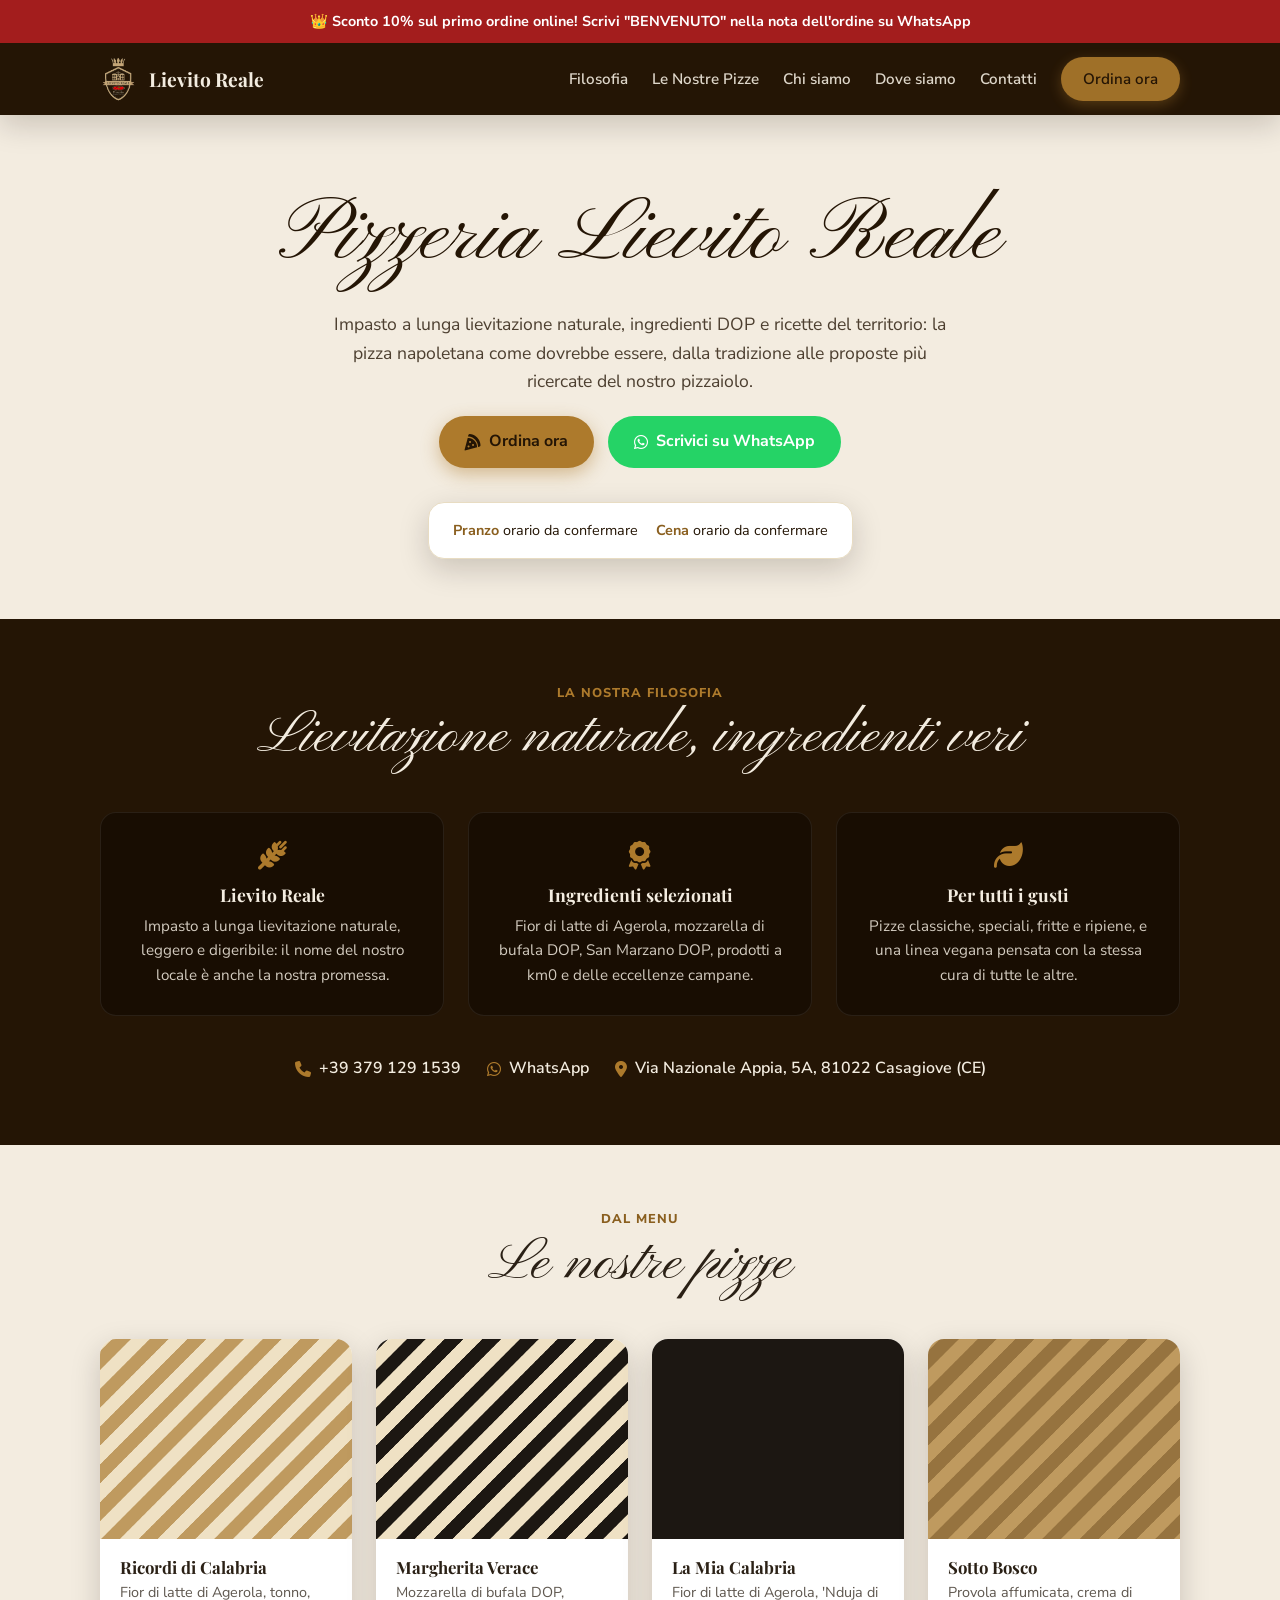
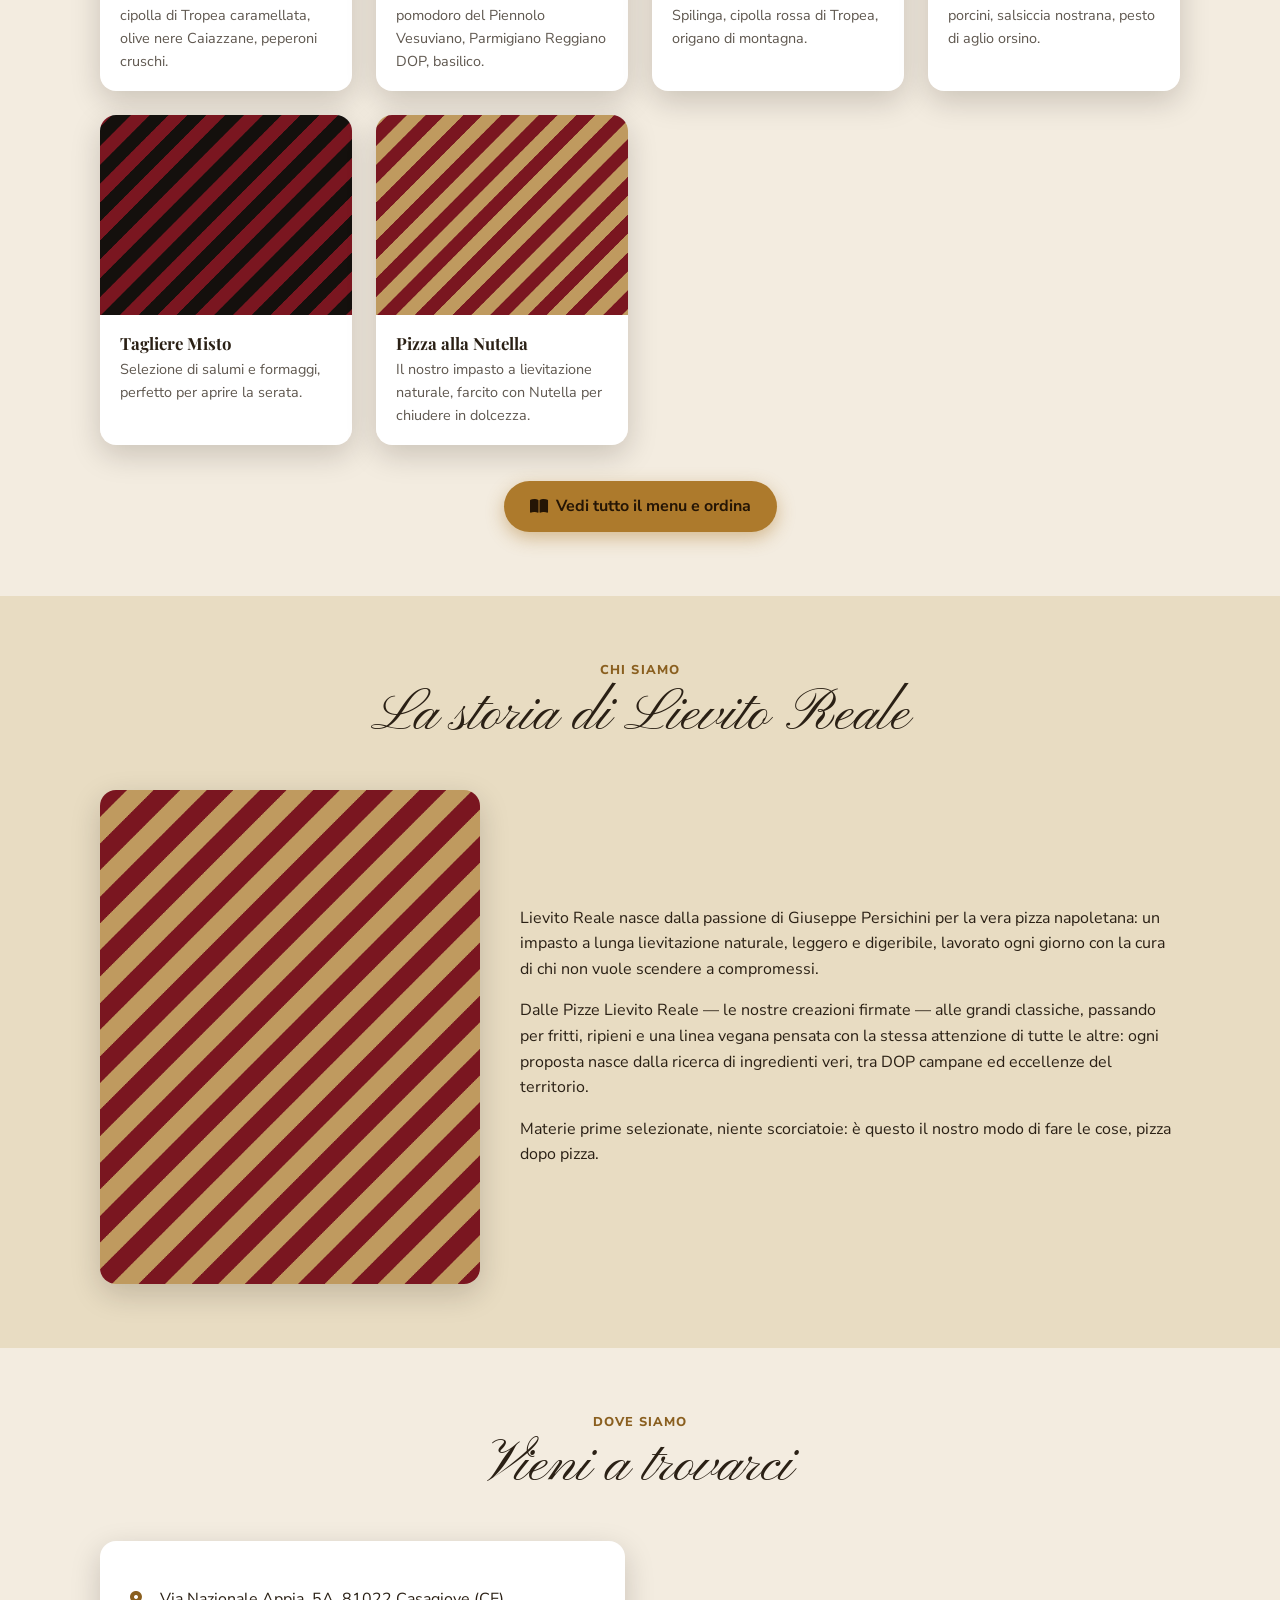
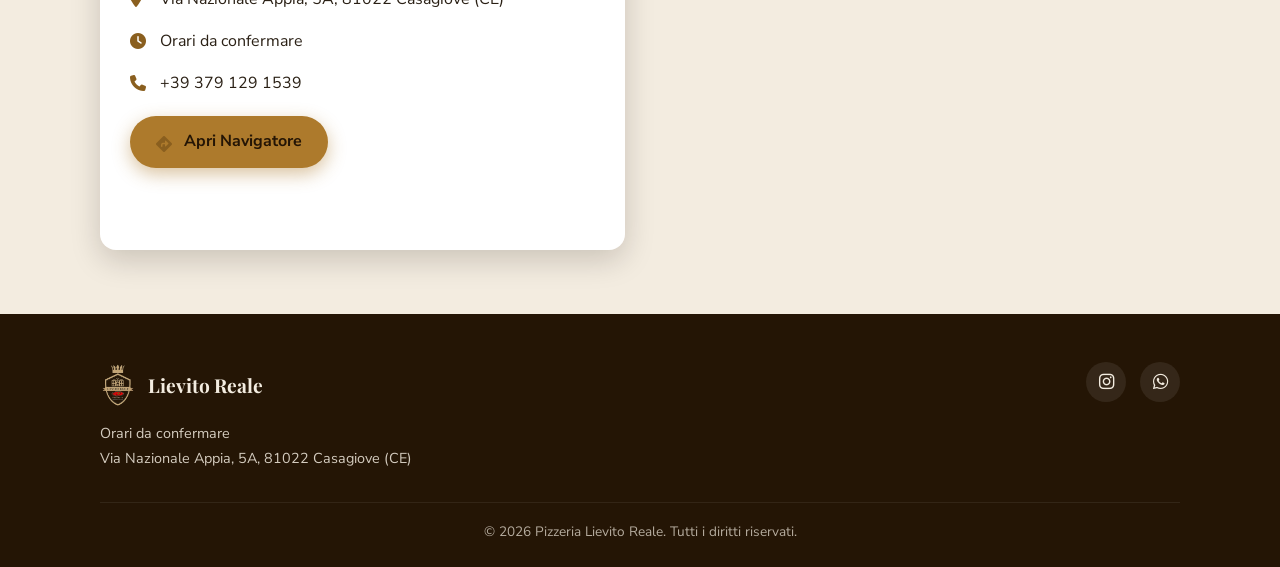
<file: index.html>
<!DOCTYPE html>
<html lang="it">
<head>
<meta charset="UTF-8">
<meta name="viewport" content="width=device-width, initial-scale=1.0">
<title>Pizzeria Lievito Reale | Pizza Napoletana con Ingredienti Selezionati</title>
<meta name="description" content="Pizzeria Lievito Reale: pizza napoletana con impasto a lievitazione naturale, ingredienti DOP e ricette del territorio. Ordina online o su WhatsApp, asporto e domicilio.">
<link rel="canonical" href="https://www.lievitoreale.it/">
<meta name="theme-color" content="#14100d">

<meta property="og:type" content="restaurant">
<meta property="og:title" content="Pizzeria Lievito Reale | Pizza Napoletana con Ingredienti Selezionati">
<meta property="og:description" content="Impasto a lievitazione naturale, ingredienti DOP e ricette del territorio. Ordina online o su WhatsApp.">
<meta property="og:image" content="https://www.lievitoreale.it/images/hero-bg.jpg">
<meta property="og:url" content="https://www.lievitoreale.it/">
<meta property="og:locale" content="it_IT">

<link rel="icon" href="images/favicon.png">
<link rel="preconnect" href="https://fonts.googleapis.com">
<link href="https://fonts.googleapis.com/css2?family=Pinyon+Script&family=Playfair+Display:wght@600;700;800&family=Nunito+Sans:wght@400;600;700&display=swap" rel="stylesheet">
<link rel="stylesheet" href="https://cdnjs.cloudflare.com/ajax/libs/font-awesome/6.5.1/css/all.min.css">
<link rel="stylesheet" href="css/site.css">
</head>
<body>

<div class="banner-promo" id="banner-promo">👑 Sconto 10% sul primo ordine online! Scrivi "BENVENUTO" nella nota dell'ordine su WhatsApp</div>

<header class="topbar">
  <div class="container">
    <a href="#" class="topbar-brand">
      <img src="images/logo.png" alt="Logo Pizzeria Lievito Reale">
      Lievito Reale
    </a>
    <button class="menu-toggle" id="menu-toggle" aria-label="Apri menu di navigazione"><i class="fa-solid fa-bars"></i></button>
    <nav class="topbar-nav" id="topbar-nav">
      <a href="#filosofia">Filosofia</a>
      <a href="#pizze">Le Nostre Pizze</a>
      <a href="#chi-siamo">Chi siamo</a>
      <a href="#dove-siamo">Dove siamo</a>
      <a href="#contatti">Contatti</a>
      <a href="menu.html" class="cta-btn">Ordina ora</a>
    </nav>
  </div>
</header>

<section class="hero">
  <div class="container">
    <h1>Pizzeria Lievito Reale</h1>
    <p class="sottotitolo">Impasto a lunga lievitazione naturale, ingredienti DOP e ricette del territorio: la pizza napoletana come dovrebbe essere, dalla tradizione alle proposte più ricercate del nostro pizzaiolo.</p>
    <div class="hero-azioni">
      <a href="menu.html" class="btn btn-primario"><i class="fa-solid fa-pizza-slice"></i> Ordina ora</a>
      <a href="https://wa.me/393791291539?text=Ciao%20Lievito%20Reale%2C%20vorrei%20fare%20un%20ordine!" target="_blank" rel="noopener" class="btn btn-secondario"><i class="fa-brands fa-whatsapp"></i> Scrivici su WhatsApp</a>
    </div>
    <div class="hero-orari">
      <span><strong>Pranzo</strong> orario da confermare</span>
      <span><strong>Cena</strong> orario da confermare</span>
    </div>
  </div>
</section>

<section class="filosofia" id="filosofia">
  <div class="container">
    <div class="section-titolo">
      <div class="eyebrow">La nostra filosofia</div>
      <h2>Lievitazione naturale, ingredienti veri</h2>
    </div>
    <div class="filosofia-grid">
      <div class="filosofia-card">
        <i class="fa-solid fa-wheat-awn"></i>
        <h3>Lievito Reale</h3>
        <p>Impasto a lunga lievitazione naturale, leggero e digeribile: il nome del nostro locale è anche la nostra promessa.</p>
      </div>
      <div class="filosofia-card">
        <i class="fa-solid fa-award"></i>
        <h3>Ingredienti selezionati</h3>
        <p>Fior di latte di Agerola, mozzarella di bufala DOP, San Marzano DOP, prodotti a km0 e delle eccellenze campane.</p>
      </div>
      <div class="filosofia-card">
        <i class="fa-solid fa-leaf"></i>
        <h3>Per tutti i gusti</h3>
        <p>Pizze classiche, speciali, fritte e ripiene, e una linea vegana pensata con la stessa cura di tutte le altre.</p>
      </div>
    </div>
    <div class="contatti-rapidi">
      <a href="tel:+393791291539"><i class="fa-solid fa-phone"></i> +39 379 129 1539</a>
      <a href="https://wa.me/393791291539" target="_blank" rel="noopener"><i class="fa-brands fa-whatsapp"></i> WhatsApp</a>
      <a href="#dove-siamo"><i class="fa-solid fa-location-dot"></i> Via Nazionale Appia, 5A, 81022 Casagiove (CE)</a>
    </div>
  </div>
</section>

<section id="pizze">
  <div class="container">
    <div class="section-titolo">
      <div class="eyebrow">Dal menu</div>
      <h2>Le nostre pizze</h2>
    </div>
    <div class="gallery-grid">
      <div class="gallery-card">
        <img src="images/piatti/ricordi-di-calabria.jpg" alt="Ricordi di Calabria - Pizzeria Lievito Reale">
        <div class="gallery-card-body">
          <h3>Ricordi di Calabria</h3>
          <p>Fior di latte di Agerola, tonno, cipolla di Tropea caramellata, olive nere Caiazzane, peperoni cruschi.</p>
        </div>
      </div>
      <div class="gallery-card">
        <img src="images/piatti/margherita-verace.jpg" alt="Margherita Verace - Pizzeria Lievito Reale">
        <div class="gallery-card-body">
          <h3>Margherita Verace</h3>
          <p>Mozzarella di bufala DOP, pomodoro del Piennolo Vesuviano, Parmigiano Reggiano DOP, basilico.</p>
        </div>
      </div>
      <div class="gallery-card">
        <img src="images/piatti/la-mia-calabria.jpg" alt="La Mia Calabria - Pizzeria Lievito Reale">
        <div class="gallery-card-body">
          <h3>La Mia Calabria</h3>
          <p>Fior di latte di Agerola, 'Nduja di Spilinga, cipolla rossa di Tropea, origano di montagna.</p>
        </div>
      </div>
      <div class="gallery-card">
        <img src="images/piatti/sotto-bosco.jpg" alt="Sotto Bosco - Pizzeria Lievito Reale">
        <div class="gallery-card-body">
          <h3>Sotto Bosco</h3>
          <p>Provola affumicata, crema di porcini, salsiccia nostrana, pesto di aglio orsino.</p>
        </div>
      </div>
      <div class="gallery-card">
        <img src="images/piatti/tagliere-misto.jpg" alt="Tagliere Misto - Pizzeria Lievito Reale">
        <div class="gallery-card-body">
          <h3>Tagliere Misto</h3>
          <p>Selezione di salumi e formaggi, perfetto per aprire la serata.</p>
        </div>
      </div>
      <div class="gallery-card">
        <img src="images/piatti/pizza-nutella.jpg" alt="Pizza alla Nutella - Pizzeria Lievito Reale">
        <div class="gallery-card-body">
          <h3>Pizza alla Nutella</h3>
          <p>Il nostro impasto a lievitazione naturale, farcito con Nutella per chiudere in dolcezza.</p>
        </div>
      </div>
    </div>
    <div style="text-align:center; margin-top: 36px;">
      <a href="menu.html" class="btn btn-primario"><i class="fa-solid fa-book-open"></i> Vedi tutto il menu e ordina</a>
    </div>
  </div>
</section>

<section id="chi-siamo" style="background: var(--crema-2);">
  <div class="container">
    <div class="section-titolo">
      <div class="eyebrow">Chi siamo</div>
      <h2>La storia di Lievito Reale</h2>
    </div>
    <div class="chi-siamo">
      <img src="images/chef.jpg" alt="Giuseppe Persichini, pizzaiolo di Lievito Reale">
      <div>
        <p>Lievito Reale nasce dalla passione di Giuseppe Persichini per la vera pizza napoletana: un impasto a lunga lievitazione naturale, leggero e digeribile, lavorato ogni giorno con la cura di chi non vuole scendere a compromessi.</p>
        <p>Dalle Pizze Lievito Reale — le nostre creazioni firmate — alle grandi classiche, passando per fritti, ripieni e una linea vegana pensata con la stessa attenzione di tutte le altre: ogni proposta nasce dalla ricerca di ingredienti veri, tra DOP campane ed eccellenze del territorio.</p>
        <p>Materie prime selezionate, niente scorciatoie: è questo il nostro modo di fare le cose, pizza dopo pizza.</p>
      </div>
    </div>
  </div>
</section>

<section id="dove-siamo">
  <div class="container">
    <div class="section-titolo">
      <div class="eyebrow">Dove siamo</div>
      <h2>Vieni a trovarci</h2>
    </div>
    <div class="dove-siamo-grid">
      <div class="dove-info">
        <p><i class="fa-solid fa-location-dot"></i> Via Nazionale Appia, 5A, 81022 Casagiove (CE)</p>
        <p><i class="fa-solid fa-clock"></i> Orari da confermare</p>
        <p><i class="fa-solid fa-phone"></i> <a href="tel:+393791291539">+39 379 129 1539</a></p>
        <p style="margin-top:20px;">
          <a class="btn btn-primario" href="https://www.google.com/maps/search/?api=1&query=Via+Nazionale+Appia+5A+81022+Casagiove+CE" target="_blank" rel="noopener">
            <i class="fa-solid fa-diamond-turn-right"></i> Apri Navigatore
          </a>
        </p>
      </div>
      <div class="dove-siamo">
        <iframe src="https://www.google.com/maps?q=Via+Nazionale+Appia+5A+81022+Casagiove+CE&output=embed" loading="lazy" title="Mappa Pizzeria Lievito Reale" referrerpolicy="no-referrer-when-downgrade" allowfullscreen></iframe>
      </div>
    </div>
  </div>
</section>

<footer id="contatti">
  <div class="container">
    <div class="footer-grid">
      <div>
        <div class="footer-brand"><img src="images/logo.png" alt="Logo Pizzeria Lievito Reale"> Lievito Reale</div>
        <div class="footer-orari" style="margin-top:14px;">
          <p>Orari da confermare</p>
          <p>Via Nazionale Appia, 5A, 81022 Casagiove (CE)</p>
        </div>
      </div>
      <div class="footer-social">
        <a href="https://www.instagram.com/lievitoreale" target="_blank" rel="noopener" aria-label="Instagram"><i class="fa-brands fa-instagram"></i></a>
        <a href="https://wa.me/393791291539" target="_blank" rel="noopener" aria-label="WhatsApp"><i class="fa-brands fa-whatsapp"></i></a>
      </div>
    </div>
    <div class="footer-bottom">
      &copy; <span id="anno-corrente"></span> Pizzeria Lievito Reale. Tutti i diritti riservati.
    </div>
  </div>
</footer>

<script>
  document.getElementById('anno-corrente').textContent = new Date().getFullYear();
  const menuToggle = document.getElementById('menu-toggle');
  const topbarNav = document.getElementById('topbar-nav');
  menuToggle.addEventListener('click', () => topbarNav.classList.toggle('aperto'));
  topbarNav.querySelectorAll('a').forEach((a) => a.addEventListener('click', () => topbarNav.classList.remove('aperto')));
</script>
</body>
</html>
</file>
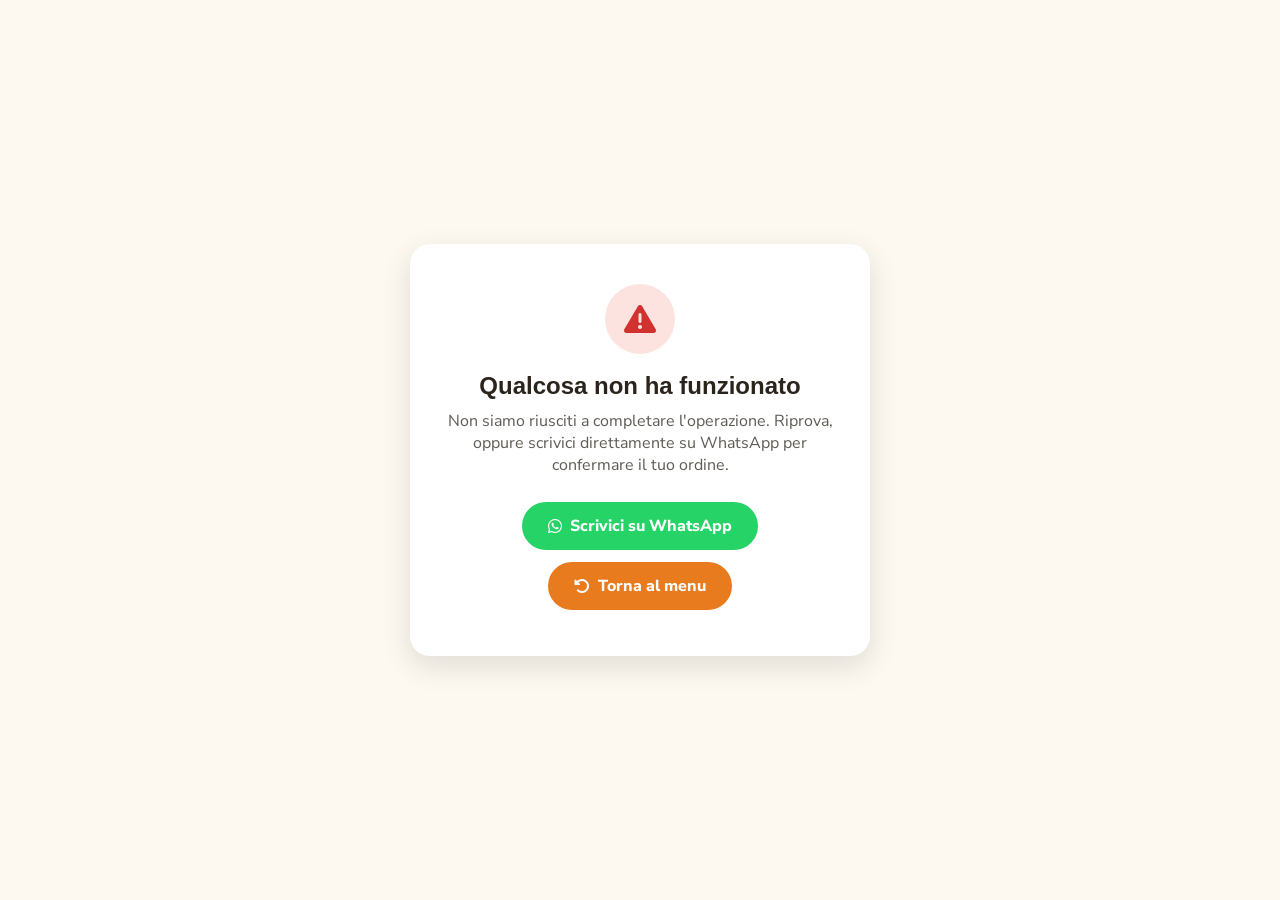
<file: errore.html>
<!DOCTYPE html>
<html lang="it">
<head>
<meta charset="UTF-8">
<meta name="viewport" content="width=device-width, initial-scale=1.0">
<title>Ops, qualcosa non ha funzionato | Pizzeria Lievito Reale</title>
<meta name="robots" content="noindex, nofollow">
<link rel="icon" href="images/favicon.png">
<link href="https://fonts.googleapis.com/css2?family=Playfair+Display:wght@700;800&family=Nunito+Sans:wght@400;600;700&display=swap" rel="stylesheet">
<link rel="stylesheet" href="https://cdnjs.cloudflare.com/ajax/libs/font-awesome/6.5.1/css/all.min.css">
<style>
  :root { --nero:#1a1512; --crema:#fdf8f0; --arancio:#e87b1e; --arancio-scuro:#c85f0f; --rosso:#d1322f; --testo:#2b241c; }
  * { box-sizing: border-box; }
  body { margin:0; font-family:"Nunito Sans",sans-serif; background:var(--crema); color:var(--testo); min-height:100vh; display:flex; align-items:center; justify-content:center; padding:20px; }
  .box { background:white; border-radius:20px; padding:40px 30px; max-width:460px; width:100%; text-align:center; box-shadow:0 10px 30px rgba(26,21,18,0.12); }
  .icona { width:70px; height:70px; border-radius:50%; background:#fde3e0; color:var(--rosso); display:flex; align-items:center; justify-content:center; font-size:2rem; margin:0 auto 18px; }
  h1 { font-family:"Poppins",sans-serif; font-size:1.5rem; margin:0 0 10px; }
  p { opacity:0.75; margin:0 0 20px; }
  .btn { display:inline-flex; align-items:center; gap:8px; padding:13px 26px; border-radius:999px; font-weight:800; text-decoration:none; margin:6px; }
  .btn-whatsapp { background:#25d366; color:white; }
  .btn-menu { background:var(--arancio); color:white; }
  .btn-menu:hover { background:var(--arancio-scuro); }
</style>
</head>
<body>
  <div class="box">
    <div class="icona"><i class="fa-solid fa-triangle-exclamation"></i></div>
    <h1>Qualcosa non ha funzionato</h1>
    <p>Non siamo riusciti a completare l'operazione. Riprova, oppure scrivici direttamente su WhatsApp per confermare il tuo ordine.</p>
    <div>
      <a href="https://wa.me/393791291539" class="btn btn-whatsapp" target="_blank" rel="noopener"><i class="fa-brands fa-whatsapp"></i> Scrivici su WhatsApp</a>
      <a href="menu.html" class="btn btn-menu"><i class="fa-solid fa-rotate-left"></i> Torna al menu</a>
    </div>
  </div>
</body>
</html>
</file>
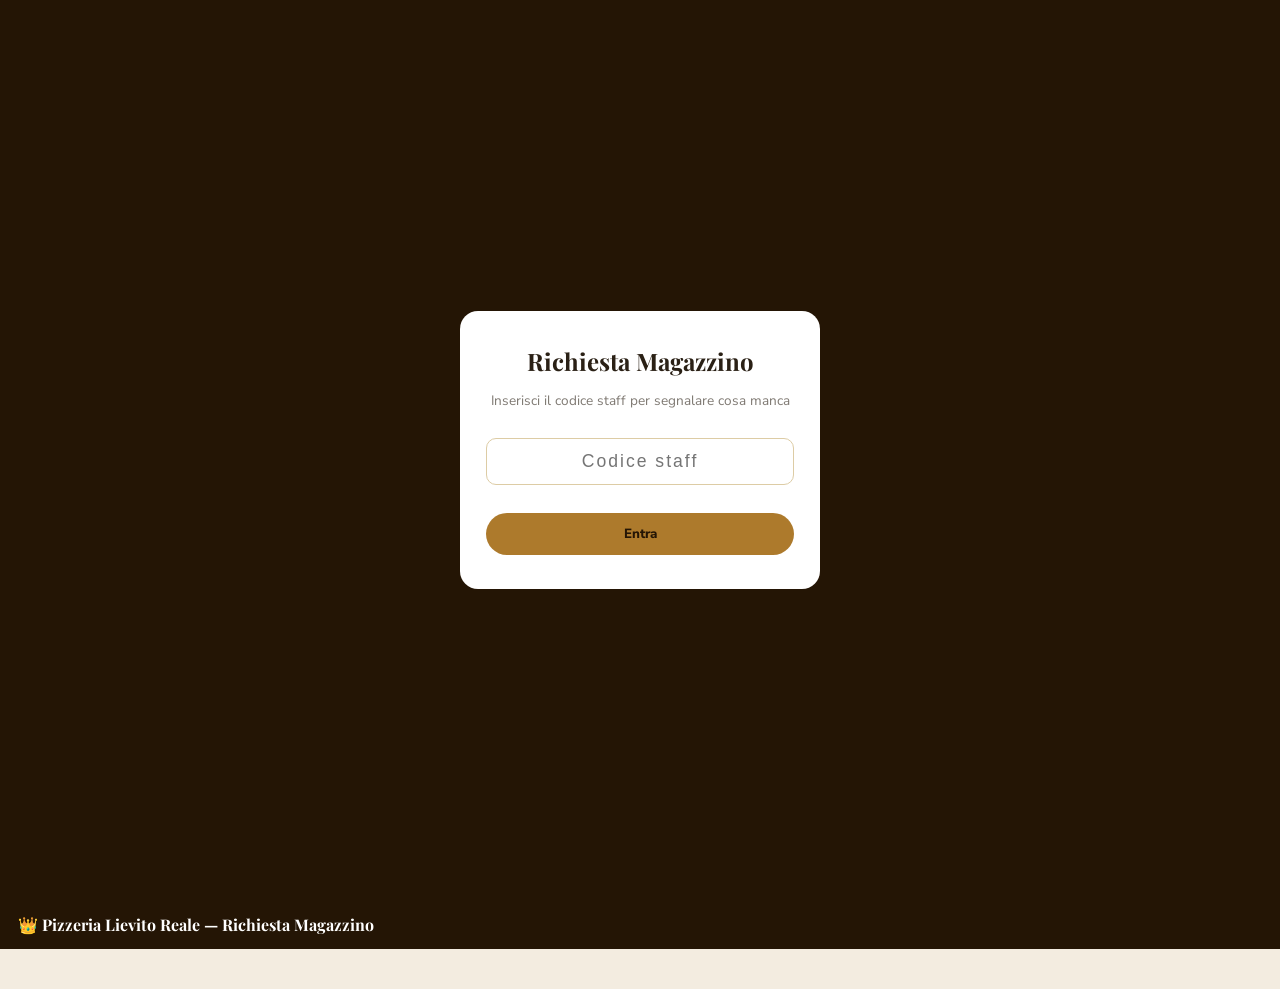
<file: staff.html>
<!DOCTYPE html>
<html lang="it">
<head>
<meta charset="UTF-8">
<meta name="viewport" content="width=device-width, initial-scale=1.0">
<title>Richiesta Magazzino | Pizzeria Lievito Reale</title>
<meta name="robots" content="noindex, nofollow">
<link rel="icon" href="images/favicon.png">
<link href="https://fonts.googleapis.com/css2?family=Playfair+Display:wght@700;800&family=Nunito+Sans:wght@400;600;700&display=swap" rel="stylesheet">
<link rel="stylesheet" href="https://cdnjs.cloudflare.com/ajax/libs/font-awesome/6.5.1/css/all.min.css">
<link rel="stylesheet" href="css/staff.css">
</head>
<body>

<div id="schermata-login-staff">
  <div class="login-box-staff">
    <h2>Richiesta Magazzino</h2>
    <p style="opacity:0.6; font-size:0.85rem;">Inserisci il codice staff per segnalare cosa manca</p>
    <form id="form-login-staff">
      <input type="password" id="input-codice-staff" placeholder="Codice staff" inputmode="numeric" required>
      <div class="login-errore-staff" id="login-errore-staff"></div>
      <button type="submit">Entra</button>
    </form>
  </div>
</div>

<header class="staff-header">👑 Pizzeria Lievito Reale — Richiesta Magazzino</header>

<div id="app-staff">
  <div class="staff-search-box">
    <input type="text" id="input-ricerca" placeholder="Cerca un prodotto da riordinare..." autocomplete="off">
  </div>
  <div id="risultati-ricerca"></div>
</div>

<div class="richiesta-flottante" id="richiesta-flottante">
  <div class="richiesta-flottante-top">
    <span><span id="contatore-richiesta">0</span> prodotti selezionati</span>
    <button class="apri" id="btn-apri-richiesta">Vedi richiesta</button>
  </div>
</div>

<div class="overlay-staff" id="overlay-richiesta">
  <div class="pannello-staff">
    <div style="display:flex; justify-content:space-between; align-items:center;">
      <h2>La tua richiesta</h2>
      <button id="btn-chiudi-richiesta" style="background:none;border:none;font-size:1.3rem;"><i class="fa-solid fa-xmark"></i></button>
    </div>
    <div id="lista-richiesta"></div>
    <form id="form-invia-richiesta" class="form-staff" style="margin-top:16px;">
      <input type="text" id="input-nome-staff" placeholder="Il tuo nome">
      <textarea id="input-note-staff" rows="2" placeholder="Note (opzionale)"></textarea>
      <button type="submit" class="btn-invia-staff"><i class="fa-solid fa-paper-plane"></i> Invia richiesta all'admin</button>
    </form>
  </div>
</div>

<div class="toast-staff" id="toast-staff"></div>

<script src="js/staff.js"></script>
</body>
</html>
</file>
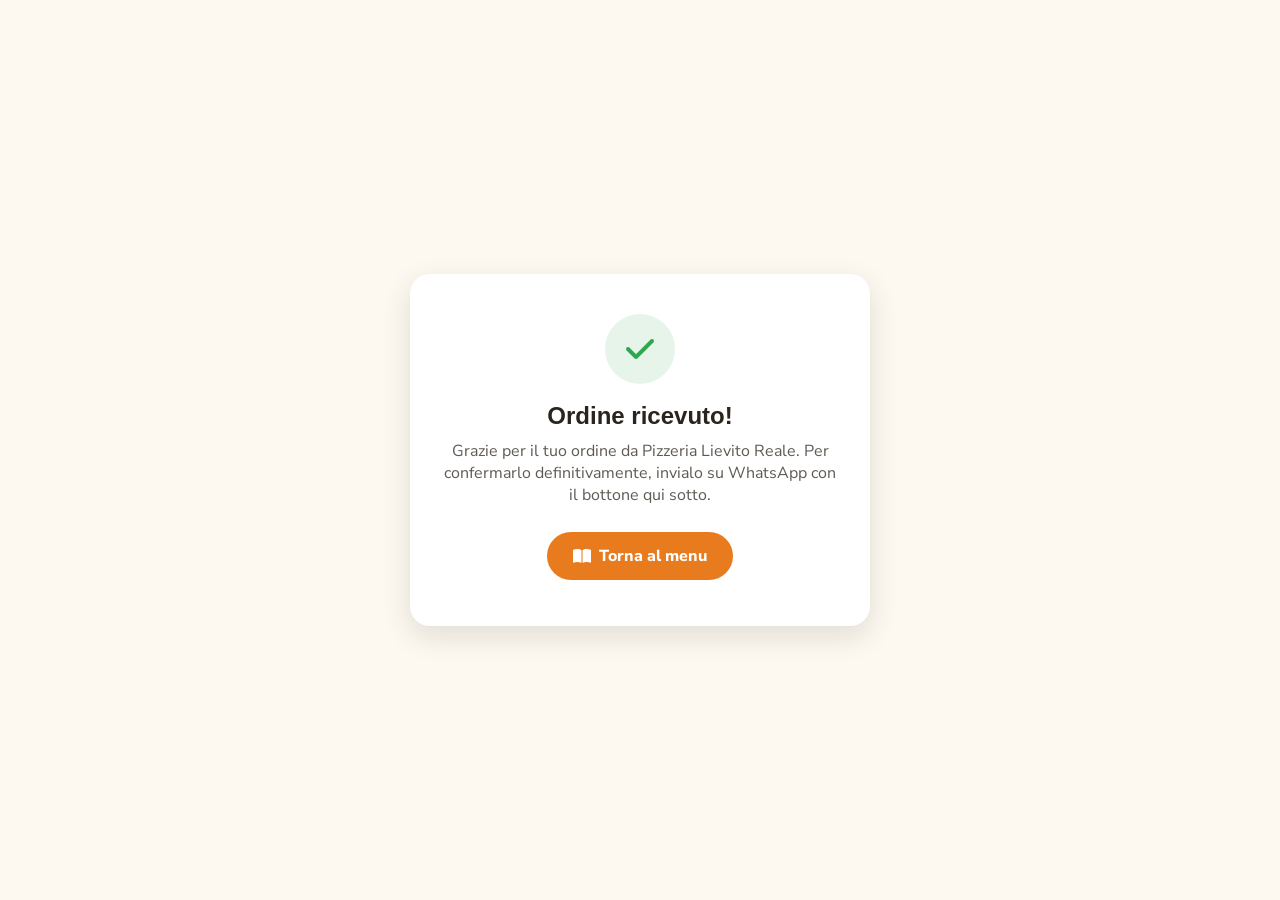
<file: successo.html>
<!DOCTYPE html>
<html lang="it">
<head>
<meta charset="UTF-8">
<meta name="viewport" content="width=device-width, initial-scale=1.0">
<title>Ordine ricevuto | Pizzeria Lievito Reale</title>
<meta name="robots" content="noindex, nofollow">
<link rel="icon" href="images/favicon.png">
<link href="https://fonts.googleapis.com/css2?family=Playfair+Display:wght@700;800&family=Nunito+Sans:wght@400;600;700&display=swap" rel="stylesheet">
<link rel="stylesheet" href="https://cdnjs.cloudflare.com/ajax/libs/font-awesome/6.5.1/css/all.min.css">
<style>
  :root { --nero:#1a1512; --crema:#fdf8f0; --arancio:#e87b1e; --arancio-scuro:#c85f0f; --verde:#2fa84f; --testo:#2b241c; }
  * { box-sizing: border-box; }
  body { margin:0; font-family:"Nunito Sans",sans-serif; background:var(--crema); color:var(--testo); min-height:100vh; display:flex; align-items:center; justify-content:center; padding:20px; }
  .box { background:white; border-radius:20px; padding:40px 30px; max-width:460px; width:100%; text-align:center; box-shadow:0 10px 30px rgba(26,21,18,0.12); }
  .icona { width:70px; height:70px; border-radius:50%; background:#e6f4ea; color:var(--verde); display:flex; align-items:center; justify-content:center; font-size:2rem; margin:0 auto 18px; }
  h1 { font-family:"Poppins",sans-serif; font-size:1.5rem; margin:0 0 10px; }
  p { opacity:0.75; margin:0 0 20px; }
  .btn { display:inline-flex; align-items:center; gap:8px; padding:13px 26px; border-radius:999px; font-weight:800; text-decoration:none; margin:6px; }
  .btn-whatsapp { background:#25d366; color:white; }
  .btn-menu { background:var(--arancio); color:white; }
  .btn-menu:hover { background:var(--arancio-scuro); }
</style>
</head>
<body>
  <div class="box">
    <div class="icona"><i class="fa-solid fa-check"></i></div>
    <h1>Ordine ricevuto!</h1>
    <p id="testo-ordine">Grazie per il tuo ordine da Pizzeria Lievito Reale. Per confermarlo definitivamente, invialo su WhatsApp con il bottone qui sotto.</p>
    <div>
      <a href="#" id="link-whatsapp" class="btn btn-whatsapp" target="_blank" rel="noopener"><i class="fa-brands fa-whatsapp"></i> Conferma su WhatsApp</a>
      <a href="menu.html" class="btn btn-menu"><i class="fa-solid fa-book-open"></i> Torna al menu</a>
    </div>
  </div>

<script>
  const params = new URLSearchParams(window.location.search);
  const ordineId = params.get("ordine");
  const waLink = params.get("wa");

  if (ordineId) {
    document.getElementById("testo-ordine").textContent = `Il tuo ordine #${ordineId} è stato registrato. Per confermarlo definitivamente, invialo su WhatsApp con il bottone qui sotto.`;
  }

  const linkWhatsapp = document.getElementById("link-whatsapp");
  if (waLink) {
    linkWhatsapp.href = waLink;
  } else {
    linkWhatsapp.style.display = "none";
  }
</script>
</body>
</html>
</file>
<file: css/site.css>
:root {
  --nero: #241505;
  --nero-2: #180d02;
  --crema: #f3ece0;
  --crema-2: #e8dcc2;
  --oro: #ad7a2c;
  --oro-scuro: #8a5f1f;
  --rosso: #a31d1d;
  --testo: #2a2015;
  --bianco: #ffffff;
  --ombra: 0 10px 30px rgba(24, 13, 2, 0.18);
  --radius: 16px;
  --font-script: "Pinyon Script", cursive;
  --font-titoli: "Playfair Display", serif;
  --font-testo: "Nunito Sans", sans-serif;
}

* { box-sizing: border-box; }
html { scroll-behavior: smooth; }
body {
  margin: 0;
  font-family: var(--font-testo);
  color: var(--testo);
  background: var(--crema);
  line-height: 1.6;
}
img { max-width: 100%; display: block; }
a { color: inherit; text-decoration: none; }
h1, h2, h3, h4 { font-family: var(--font-titoli); margin: 0 0 0.5em; line-height: 1.2; }
.container { max-width: 1120px; margin: 0 auto; padding: 0 20px; }
.sr-only { position: absolute; width: 1px; height: 1px; overflow: hidden; clip: rect(0,0,0,0); }

/* Banner promo */
.banner-promo {
  background: var(--rosso);
  color: var(--bianco);
  text-align: center;
  font-weight: 700;
  font-size: 0.9rem;
  padding: 10px 16px;
  position: sticky;
  top: 0;
  z-index: 60;
}

/* Topbar */
.topbar {
  position: sticky;
  top: 0;
  z-index: 50;
  background: var(--nero);
  color: var(--crema);
  box-shadow: var(--ombra);
}
.topbar .container {
  display: flex;
  align-items: center;
  justify-content: space-between;
  gap: 16px;
  padding-top: 12px;
  padding-bottom: 12px;
}
.topbar-brand { display: flex; align-items: center; gap: 12px; font-family: var(--font-titoli); font-weight: 700; font-size: 1.2rem; }
.topbar-brand img { height: 48px; width: auto; object-fit: contain; }
.topbar-nav { display: none; gap: 24px; align-items: center; }
.topbar-nav a { font-weight: 600; font-size: 0.95rem; opacity: 0.9; }
.topbar-nav a:hover { color: var(--oro); opacity: 1; }
.cta-btn {
  background: var(--oro);
  color: var(--nero);
  font-weight: 700;
  padding: 10px 22px;
  border-radius: 999px;
  font-size: 0.95rem;
  box-shadow: 0 4px 14px rgba(173, 122, 44, 0.4);
  white-space: nowrap;
}
.cta-btn:hover { background: var(--oro-scuro); }
.menu-toggle { display: block; background: none; border: none; color: var(--crema); font-size: 1.4rem; cursor: pointer; }

@media (min-width: 880px) {
  .topbar-nav { display: flex; }
  .menu-toggle { display: none; }
}

.topbar-nav.aperto {
  display: flex;
  position: absolute;
  top: 100%;
  left: 0;
  right: 0;
  background: var(--nero);
  flex-direction: column;
  padding: 16px 20px 20px;
  gap: 14px;
  box-shadow: var(--ombra);
}

/* Hero */
.hero {
  background: var(--crema);
  color: var(--nero);
  padding: 70px 0 60px;
  text-align: center;
}
.hero h1 { font-family: var(--font-script); font-weight: 400; font-size: clamp(3.2rem, 11vw, 5.6rem); line-height: 1.15; color: var(--nero); margin-bottom: 0.25em; }
.hero .sottotitolo { font-size: 1.1rem; opacity: 0.8; max-width: 620px; margin: 0 auto 1.2em; }
.hero-azioni { display: flex; flex-wrap: wrap; justify-content: center; gap: 14px; margin: 20px 0 34px; }
.btn {
  display: inline-flex;
  align-items: center;
  gap: 8px;
  padding: 13px 26px;
  border-radius: 999px;
  font-weight: 700;
  font-size: 1rem;
}
.btn-primario { background: var(--oro); color: var(--nero); box-shadow: 0 6px 18px rgba(173,122,44,0.45); }
.btn-primario:hover { background: var(--oro-scuro); color: var(--bianco); }
.btn-secondario { background: #25d366; color: var(--bianco); }
.btn-secondario:hover { filter: brightness(0.92); }
.hero-orari {
  display: inline-flex;
  flex-wrap: wrap;
  gap: 18px;
  background: var(--bianco);
  border: 1px solid var(--crema-2);
  border-radius: var(--radius);
  padding: 16px 24px;
  font-size: 0.9rem;
  justify-content: center;
  box-shadow: var(--ombra);
}
.hero-orari strong { color: var(--oro-scuro); }

/* Sezioni generiche */
section { padding: 64px 0; }
.section-titolo { text-align: center; margin-bottom: 40px; }
.section-titolo .eyebrow {
  color: var(--oro-scuro);
  font-weight: 800;
  letter-spacing: 0.08em;
  text-transform: uppercase;
  font-size: 0.8rem;
}
.section-titolo h2 { font-family: var(--font-script); font-weight: 400; font-size: clamp(2.6rem, 7vw, 3.6rem); line-height: 1.2; }

/* Filosofia (banda scura) */
.filosofia { background: var(--nero); color: var(--crema); }
.filosofia .section-titolo .eyebrow { color: var(--oro); }
.filosofia-grid { display: grid; gap: 24px; grid-template-columns: repeat(auto-fit, minmax(220px, 1fr)); }
.filosofia-card {
  background: var(--nero-2);
  border: 1px solid rgba(255,255,255,0.08);
  border-radius: var(--radius);
  padding: 28px 24px;
  text-align: center;
}
.filosofia-card i { font-size: 1.8rem; color: var(--oro); margin-bottom: 14px; }
.filosofia-card h3 { font-size: 1.1rem; }
.filosofia-card p { opacity: 0.85; font-size: 0.95rem; margin: 0; }
.contatti-rapidi { display: flex; flex-wrap: wrap; justify-content: center; gap: 26px; margin-top: 40px; font-weight: 600; }
.contatti-rapidi a { display: flex; align-items: center; gap: 8px; }
.contatti-rapidi i { color: var(--oro); }

/* Gallery piatti */
.gallery-grid { display: grid; gap: 24px; grid-template-columns: repeat(auto-fit, minmax(240px, 1fr)); }
.gallery-card { background: var(--bianco); border-radius: var(--radius); overflow: hidden; box-shadow: var(--ombra); }
.gallery-card img { width: 100%; height: 200px; object-fit: cover; }
.gallery-card-body { padding: 18px 20px; }
.gallery-card h3 { font-size: 1.05rem; margin-bottom: 4px; }
.gallery-card p { font-size: 0.9rem; opacity: 0.75; margin: 0; }

/* Chi siamo */
.chi-siamo { display: grid; gap: 40px; grid-template-columns: 1fr; align-items: center; }
.chi-siamo img { border-radius: var(--radius); box-shadow: var(--ombra); width: 100%; max-width: 380px; margin: 0 auto; }
@media (min-width: 800px) { .chi-siamo { grid-template-columns: 380px 1fr; } }

/* Dove siamo */
.dove-siamo-grid { display: grid; gap: 30px; grid-template-columns: 1fr; }
@media (min-width: 880px) { .dove-siamo-grid { grid-template-columns: 1fr 1fr; } }
.dove-info { background: var(--bianco); border-radius: var(--radius); padding: 30px; box-shadow: var(--ombra); }
.dove-info p { display: flex; gap: 10px; align-items: flex-start; }
.dove-info i { color: var(--oro-scuro); width: 20px; margin-top: 4px; }
.dove-siamo iframe { width: 100%; height: 100%; min-height: 300px; border: 0; border-radius: var(--radius); }

/* Footer */
footer { background: var(--nero); color: var(--crema); padding: 48px 0 24px; }
.footer-grid { display: flex; flex-wrap: wrap; justify-content: space-between; gap: 30px; margin-bottom: 30px; }
.footer-brand { display: flex; align-items: center; gap: 12px; font-family: var(--font-titoli); font-weight: 700; font-size: 1.2rem; }
.footer-brand img { height: 46px; width: auto; object-fit: contain; }
.footer-orari p { margin: 2px 0; font-size: 0.9rem; opacity: 0.85; }
.footer-social { display: flex; gap: 14px; }
.footer-social a {
  width: 40px; height: 40px; border-radius: 50%; background: rgba(255,255,255,0.08);
  display: flex; align-items: center; justify-content: center; font-size: 1.1rem;
}
.footer-social a:hover { background: var(--oro); color: var(--nero); }
.footer-bottom { border-top: 1px solid rgba(255,255,255,0.1); padding-top: 18px; text-align: center; font-size: 0.85rem; opacity: 0.7; }
</file>
<file: css/staff.css>
:root {
  --nero: #241505;
  --crema: #f3ece0;
  --crema-2: #e8dcc2;
  --oro: #ad7a2c;
  --oro-scuro: #8a5f1f;
  --rosso: #a31d1d;
  --testo: #2a2015;
  --bianco: #ffffff;
  --bordo: #ddccA5;
  --radius: 14px;
  --font: "Nunito Sans", sans-serif;
  --font-titoli: "Playfair Display", serif;
}
* { box-sizing: border-box; }
body { margin: 0; font-family: var(--font); background: var(--crema); color: var(--testo); padding-bottom: 40px; }
h1, h2, h3 { font-family: var(--font-titoli); margin: 0 0 8px; }
button { font-family: inherit; cursor: pointer; }

#schermata-login-staff { min-height: 100vh; display: flex; align-items: center; justify-content: center; background: var(--nero); padding: 20px; }
.login-box-staff { background: white; border-radius: 18px; padding: 34px 26px; max-width: 360px; width: 100%; text-align: center; }
.login-box-staff input { width: 100%; padding: 12px; border-radius: 10px; border: 1px solid var(--bordo); margin: 14px 0 8px; font-size: 1.1rem; text-align: center; letter-spacing: 2px; }
.login-box-staff button { width: 100%; padding: 12px; border: none; border-radius: 999px; background: var(--oro); color: var(--nero); font-weight: 800; }
.login-errore-staff { color: var(--rosso); font-size: 0.85rem; min-height: 20px; }

header.staff-header { background: var(--nero); color: white; padding: 14px 18px; font-weight: 700; font-family: var(--font-titoli); position: sticky; top: 0; z-index: 10; }

#app-staff { display: none; max-width: 640px; margin: 0 auto; padding: 16px; }
#app-staff.attivo { display: block; }

.staff-search-box { position: sticky; top: 52px; background: var(--crema); z-index: 9; padding: 10px 0; }
.staff-search-box input {
  width: 100%; padding: 14px 16px; border-radius: 999px; border: 1px solid var(--bordo); font-size: 1rem;
  background: white;
}

.reparto-titolo { font-weight: 800; font-size: 0.85rem; text-transform: uppercase; opacity: 0.6; margin: 18px 0 8px; }
.materia-riga {
  display: flex; align-items: center; justify-content: space-between; gap: 10px;
  background: white; border: 1px solid var(--bordo); border-radius: 10px; padding: 10px 14px; margin-bottom: 8px;
}
.materia-riga .nome { font-weight: 700; }
.materia-riga .um { font-size: 0.78rem; opacity: 0.6; }
.materia-riga button {
  background: var(--nero); color: white; border: none; border-radius: 50%; width: 34px; height: 34px; font-size: 1.1rem;
}

.richiesta-flottante {
  position: fixed; bottom: 16px; left: 16px; right: 16px; max-width: 608px; margin: 0 auto;
  background: var(--nero); color: white; border-radius: 16px; padding: 14px 18px; box-shadow: 0 10px 30px rgba(0,0,0,0.3);
  display: none; z-index: 20;
}
.richiesta-flottante.visibile { display: block; }
.richiesta-flottante-top { display: flex; justify-content: space-between; align-items: center; font-weight: 700; }
.richiesta-flottante button.apri { background: var(--oro); color: var(--nero); border: none; padding: 8px 16px; border-radius: 999px; font-weight: 800; }

.overlay-staff { position: fixed; inset: 0; background: rgba(0,0,0,0.55); z-index: 50; display: none; align-items: flex-end; justify-content: center; }
.overlay-staff.aperto { display: flex; }
.pannello-staff { background: var(--crema); width: 100%; max-width: 640px; max-height: 88vh; overflow-y: auto; border-radius: 20px 20px 0 0; padding: 20px; }

.riga-richiesta { display: flex; justify-content: space-between; align-items: center; border-bottom: 1px solid var(--bordo); padding: 10px 0; gap: 8px; }
.riga-richiesta .qta-controlli { display: flex; align-items: center; gap: 8px; }
.riga-richiesta .qta-controlli button { width: 30px; height: 30px; border-radius: 50%; border: 1px solid var(--bordo); background: white; }

.form-staff input, .form-staff textarea { width: 100%; padding: 10px 12px; border-radius: 8px; border: 1px solid var(--bordo); margin-bottom: 10px; font-family: inherit; }
.btn-invia-staff { width: 100%; padding: 14px; border: none; border-radius: 999px; background: var(--oro); color: var(--nero); font-weight: 800; font-size: 1rem; }

.vuoto-staff { text-align: center; opacity: 0.5; padding: 30px; }
.toast-staff {
  position: fixed; bottom: 20px; left: 50%; transform: translateX(-50%); background: var(--nero); color: white;
  padding: 12px 22px; border-radius: 999px; font-weight: 700; font-size: 0.9rem; z-index: 200; opacity: 0; pointer-events: none; transition: opacity 0.25s;
}
.toast-staff.visibile { opacity: 1; }
</file>
